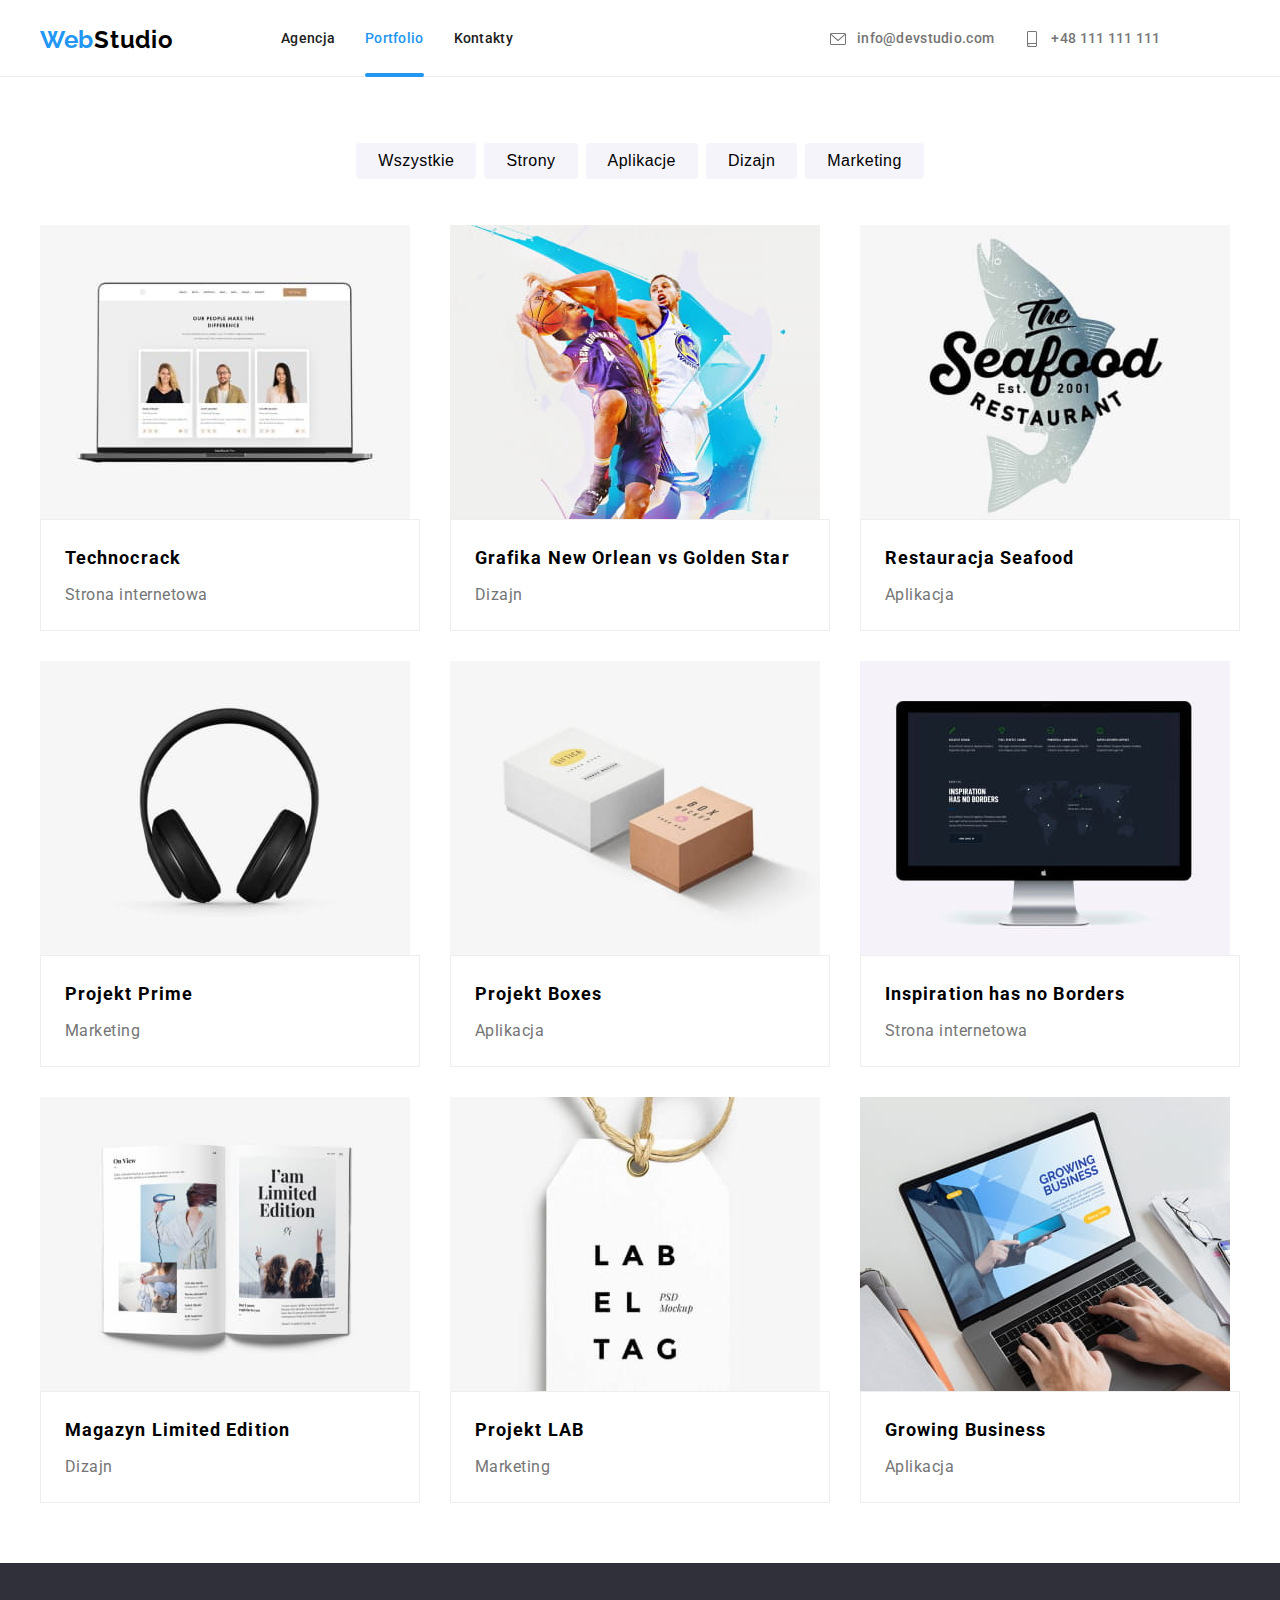
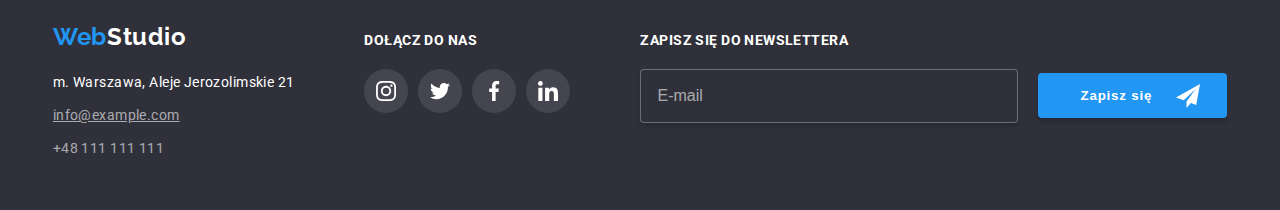
<file: portfolio.html>
<!DOCTYPE html>
<html lang="en">
  <head>
    <meta charset="UTF-8" />
    <meta http-equiv="X-UA-Compatible" content="IE=edge" />
    <meta name="viewport" content="width=device-width, initial-scale=1.0" />
    <link rel="preconnect" href="https://fonts.googleapis.com" />
    <link rel="preconnect" href="https://fonts.gstatic.com" crossorigin />
    <link
      href="https://fonts.googleapis.com/css2?family=Raleway:wght@700&family=Roboto:wght@400;500;700;900&display=swap"
      rel="stylesheet"
    />
    <link
      rel="stylesheet"
      href="https://cdnjs.cloudflare.com/ajax/libs/modern-normalize/1.1.0/modern-normalize.min.css"
      integrity="sha512-wpPYUAdjBVSE4KJnH1VR1HeZfpl1ub8YT/NKx4PuQ5NmX2tKuGu6U/JRp5y+Y8XG2tV+wKQpNHVUX03MfMFn9Q=="
      crossorigin="anonymous"
      referrerpolicy="no-referrer"
    />
    <link rel="stylesheet" href="./css/main.min.css" />
    <title>Portfolio</title>
  </head>
  <body>
    <!--header-->
    <header class="header">
      <div class="header__wrapper container">
        <div class="header__nav">
          <a class="logo logo__header" href="index.html"
            >Web<span class="logo__studio">Studio</span></a
          >
          <!--navigation-->
          <nav class="header__navigation">
            <ul class="header__navigation-menu">
              <li><a class="header__nav-link" href="#">Agencja</a></li>
              <li>
                <a
                  class="header__nav-link header__nav-link--active"
                  href="portfolio.html"
                  >Portfolio</a
                >
              </li>
              <li><a class="header__nav-link" href="#">Kontakty</a></li>
            </ul>
          </nav>
        </div>
        <div>
          <ul class="header__contacts">
            <li class="header__link-item">
              <a
                class="header__contacts-item header__contacts-item--header__contacts"
                href="mailto:info@devstudio.com"
              >
                <svg
                  class="header__contacts-icon header__contacts-email"
                  width="16"
                  height="12"
                >
                  <use href="./images/icons.svg#icon-envelope"></use>
                </svg>
                info@devstudio.com
              </a>
            </li>
            <li class="header__link-item">
              <a
                class="header__contacts-item header__contacts-number"
                href="tel:+48111111111"
              >
                <svg
                  class="header__contacts-icon header__contacts-phone"
                  width="10"
                  height="16"
                >
                  <use href="./images/icons.svg#icon-smartphone"></use>
                </svg>
                +48 111 111 111</a
              >
            </li>
          </ul>
        </div>
      </div>
    </header>
    <!--buttons-->
    <main>
      <section class="section">
        <div class="container buttons-main">
          <ul class="button__list">
            <li>
              <button class="button__item" type="button">Wszystkie</button>
            </li>
            <li><button class="button__item" type="button">Strony</button></li>
            <li>
              <button class="button__item" type="button">Aplikacje</button>
            </li>
            <li><button class="button__item" type="button">Dizajn</button></li>
            <li>
              <button class="button__item" type="button">Marketing</button>
            </li>
          </ul>
          <!--projects-->
          <div class="portfolio">
            <ul class="portfolio__projects">
              <li class="portfolio__projects-item">
                <figure class="portfolio__images">
                  <div class="portfolio__content">
                    <img
                      src="images/portfolio/technocrack.jpg"
                      alt="Web page"
                      width="370"
                      height="294"
                    />
                    <div class="portfolio__overlay">
                      <p class="portfolio__overlay-text">
                        Technocrack jest popularną platformą wykorzystywaną do
                        rozpowszechniania koronawirusa. Firmy wykorzystują tę
                        platformę do celów szpiegowskich i ataków na
                        niezabezpieczone serwery konkurencji
                      </p>
                    </div>
                  </div>
                  <figcaption class="portfolio__description">
                    <h3 class="portfolio__project-title">Technocrack</h3>
                    <span class="portfolio__project-element"
                      >Strona internetowa</span
                    >
                  </figcaption>
                </figure>
              </li>
              <li class="portfolio__projects-item">
                <figure class="portfolio__images">
                  <div class="portfolio__content">
                    <img
                      src="images/portfolio/basketball.jpg"
                      alt="basketball match graphics"
                      width="370"
                      height="294"
                    />
                    <div class="portfolio__overlay">
                      <p class="portfolio__overlay-text">
                        Lorem ipsum dolor sit amet consectetur adipisicing elit.
                        Ducimus temporibus in nisi odit distinctio repellendus,
                        enim quisquam deleniti et exercitationem commodi
                        pariatur. Nisi id neque veritatis inventore aperiam
                        maxime expedita.
                      </p>
                    </div>
                  </div>
                  <figcaption class="portfolio__description">
                    <h3 class="portfolio__project-title">
                      Grafika New Orlean vs Golden Star
                    </h3>
                    <span class="portfolio__project-element">Dizajn</span>
                  </figcaption>
                </figure>
              </li>
              <li class="portfolio__projects-item">
                <figure class="portfolio__images">
                  <div class="portfolio__content">
                    <img
                      src="images/portfolio/restaurant.jpg"
                      alt="logo seafood restaurant"
                      width="370"
                      height="294"
                    />
                    <div class="portfolio__overlay">
                      <p class="portfolio__overlay-text">
                        Lorem ipsum dolor sit amet, consectetur adipisicing
                        elit. Velit minus ut quod voluptatibus ratione nulla,
                        quis sint voluptate! Quas, voluptates quibusdam
                        repudiandae animi dolores voluptatibus itaque labore
                        quis placeat harum.
                      </p>
                    </div>
                  </div>
                  <figcaption class="portfolio__description">
                    <h3 class="portfolio__project-title">
                      Restauracja Seafood
                    </h3>
                    <span class="portfolio__project-element">Aplikacja</span>
                  </figcaption>
                </figure>
              </li>
              <li class="portfolio__projects-item">
                <figure class="portfolio__images">
                  <div class="portfolio__content">
                    <img
                      src="images/portfolio/headphones.jpg"
                      alt="headphones"
                      width="370"
                      height="294"
                    />
                    <div class="portfolio__overlay">
                      <p class="portfolio__overlay-text">
                        Lorem ipsum dolor sit amet consectetur, adipisicing
                        elit. Rem nobis in earum voluptatem a consectetur iste
                        inventore delectus minus nulla aut quidem voluptatum
                        expedita eligendi aspernatur autem iusto, cupiditate
                        quisquam.
                      </p>
                    </div>
                  </div>
                  <figcaption class="portfolio__description">
                    <h3 class="portfolio__project-title">Projekt Prime</h3>
                    <span class="portfolio__project-element">Marketing</span>
                  </figcaption>
                </figure>
              </li>
              <li class="portfolio__projects-item">
                <figure class="portfolio__images">
                  <div class="portfolio__content">
                    <img
                      src="images/portfolio/boxes.jpg"
                      alt="boxes"
                      width="370"
                      height="294"
                    />
                    <div class="portfolio__overlay">
                      <p class="portfolio__overlay-text">
                        Lorem ipsum dolor sit amet consectetur adipisicing elit.
                        Nesciunt veniam autem suscipit vero iure cupiditate
                        distinctio nulla ea debitis quaerat quam, aspernatur
                        dolores, quos inventore ullam accusantium. Obcaecati, et
                        inventore.
                      </p>
                    </div>
                  </div>
                  <figcaption class="portfolio__description">
                    <h3 class="portfolio__project-title">Projekt Boxes</h3>
                    <span class="portfolio__project-element">Aplikacja</span>
                  </figcaption>
                </figure>
              </li>
              <li class="portfolio__projects-item">
                <figure class="portfolio__images">
                  <div class="portfolio__content">
                    <img
                      src="images/portfolio/monitor.jpg"
                      alt="monitor"
                      width="370"
                      height="294"
                    />
                    <div class="portfolio__overlay">
                      <p class="portfolio__overlay-text">
                        Lorem, ipsum dolor sit amet consectetur adipisicing
                        elit. Libero cum sit praesentium asperiores error
                        doloribus quas delectus quidem illum omnis consequuntur
                        voluptatum dolore, dolores quasi autem eum eius. Ab,
                        pariatur.
                      </p>
                    </div>
                  </div>
                  <figcaption class="portfolio__description">
                    <h3 class="portfolio__project-title">
                      Inspiration has no Borders
                    </h3>
                    <span class="portfolio__project-element"
                      >Strona internetowa</span
                    >
                  </figcaption>
                </figure>
              </li>
              <li class="portfolio__projects-item">
                <figure class="portfolio__images">
                  <div class="portfolio__content">
                    <img
                      src="images/portfolio/magazine.jpg"
                      alt="Limited Edition magazine"
                      width="370"
                      height="294"
                    />
                    <div class="portfolio__overlay">
                      <p class="portfolio__overlay-text">
                        Lorem ipsum dolor sit amet consectetur adipisicing elit.
                        Similique ex provident ullam minus odio, ipsum
                        laudantium laborum natus necessitatibus, nobis sit quas
                        alias! Beatae alias adipisci distinctio soluta
                        doloremque eum.
                      </p>
                    </div>
                  </div>

                  <figcaption class="portfolio__description">
                    <h3 class="portfolio__project-title">
                      Magazyn Limited Edition
                    </h3>
                    <span class="portfolio__project-element">Dizajn</span>
                  </figcaption>
                </figure>
              </li>
              <li class="portfolio__projects-item">
                <figure class="portfolio__images">
                  <div class="portfolio__content">
                    <img
                      src="images/portfolio/label.jpg"
                      alt="project label tag"
                      width="370"
                      height="294"
                    />
                    <div class="portfolio__overlay">
                      <p class="portfolio__overlay-text">
                        Lorem ipsum dolor sit amet consectetur adipisicing elit.
                        Quo exercitationem voluptas, asperiores reprehenderit
                        quod repellat, iusto totam omnis nobis corrupti libero
                        tempora nesciunt laudantium delectus iste adipisci.
                        Nihil, nesciunt commodi!
                      </p>
                    </div>
                  </div>
                  <figcaption class="portfolio__description">
                    <h3 class="portfolio__project-title">Projekt LAB</h3>
                    <span class="portfolio__project-element">Marketing</span>
                  </figcaption>
                </figure>
              </li>
              <li class="portfolio__projects-item">
                <figure class="portfolio__images">
                  <div class="portfolio__content">
                    <img
                      src="images/portfolio/laptop.jpg"
                      alt="growing business app on laptop"
                      width="370"
                      height="294"
                    />
                    <div class="portfolio__overlay">
                      <p class="portfolio__overlay-text">
                        Lorem ipsum dolor sit amet consectetur, adipisicing
                        elit. Nostrum odit, sunt minus magnam id hic dicta nisi
                        facere dolor rem repellat veritatis porro quis
                        cupiditate saepe, aspernatur et officiis nam.
                      </p>
                    </div>
                  </div>
                  <figcaption class="portfolio__description">
                    <h3 class="portfolio__project-title">Growing Business</h3>
                    <span class="portfolio__project-element">Aplikacja</span>
                  </figcaption>
                </figure>
              </li>
            </ul>
          </div>
        </div>
      </section>
    </main>

    <!--footer-->
    <footer class="footer">
      <div class="footer__wrapper container">
        <div class="footer__items">
          <a class="logo footer__logo" href="index.html"
            >Web<span class="logo__studio logo__studio--white">Studio</span></a
          >
          <address>
            <ul class="footer__links">
              <li>
                <a
                  class="footer__link-item"
                  href="https://goo.gl/maps/8idBE2b1yMuSsfuq6"
                  target="_blank"
                  >m. Warszawa, Aleje Jerozolimskie 21</a
                >
              </li>
              <li>
                <a
                  class="footer__link-item footer__email"
                  href="mailto:info@example.com"
                  >info@example.com</a
                >
              </li>
              <li>
                <a
                  class="footer__link-item footer__contact"
                  href="tel:+48111111111"
                  >+48 111 111 111</a
                >
              </li>
            </ul>
          </address>
        </div>
      <div class="footer__social-media">
        <div class="footer__social-links">
          <p class="footer__social-header">Dołącz do nas</p>
          <ul class="footer__social-list">
            <li>
              <a href="#">
                <svg class="footer__social-icon" width="44px" height="44px">
                  <use
                    href="./images/icons.svg#icon-instagram"
                    width="20px"
                    height="20px"
                    x="12px"
                    y="12px"
                  ></use>
                </svg>
              </a>
            </li>
            <li>
              <a href="#">
                <svg class="footer__social-icon" width="44px" height="44px">
                  <use
                    href="./images/icons.svg#icon-twitter"
                    width="20px"
                    height="20px"
                    x="12px"
                    y="12px"
                  ></use>
                </svg>
              </a>
            </li>
            <li>
              <a href="#">
                <svg class="footer__social-icon" width="44px" height="44px">
                  <use
                    href="./images/icons.svg#icon-facebook"
                    width="20px"
                    height="20px"
                    x="12px"
                    y="12px"
                  ></use>
                </svg>
              </a>
            </li>
            <li>
              <a href="#">
                <svg class="footer__social-icon" width="44px" height="44px">
                  <use
                    href="./images/icons.svg#icon-linkedin"
                    width="20px"
                    height="20px"
                    x="12px"
                    y="12px"
                  ></use>
                </svg>
              </a>
            </li>
          </ul>
        </div>
      </div>
      <div class="newsletter">
        <p class="footer__social-header">Zapisz się do newslettera</p>
        <form class="newsletter__form">
          <input
            name="newsletter"
            type="text"
            id="newsletter"
            placeholder="E-mail"
            class="newsletter__email"
          />
          <button type="submit" class="button__newsletter">
            Zapisz się
            <svg class="newsletter__icon" width="24px" height="24px">
              <use href="./images/icons.svg#icon-icon-send"></use>
            </svg>
          </button>
        </form>
      </div>
    </footer>
  </body>
</html>
</file>
<file: css/main.min.css>
*{margin:0;border:0}body{font-family:"Roboto",sans-serif;color:var(--main-color)}h1,h2,h3,h4,p,ul,figure{padding:0}.container{max-width:480px;margin:0 auto;padding:0px 15px}@media(min-width: 768px){.container{max-width:768px}}@media(min-width: 1200px){.container{max-width:1200px}}.section{padding:60px 0}.newsletter__form,.portfolio__overlay,.button__modal-close,.button__newsletter,.footer__social-header,.footer__wrapper,.customers__list,.team__people-photos,.team__people,.features__title,.header .menu-toggle{display:-webkit-box;display:-ms-flexbox;display:flex;-webkit-box-pack:center;-ms-flex-pack:center;justify-content:center;-webkit-box-align:center;-ms-flex-align:center;align-items:center}.header{border-bottom:1px solid #ececec}.header__wrapper{display:block;padding-top:16px;padding-bottom:16px}.header__navigation-menu{display:none}.header__contacts{display:none}.header .menu-toggle{fill:#000;background:none;-ms-flex-wrap:wrap;flex-wrap:wrap;cursor:pointer;-webkit-transition:250ms cubic-bezier(0.4, 0, 0.2, 1);transition:250ms cubic-bezier(0.4, 0, 0.2, 1)}.header__icons{display:-webkit-box;display:-ms-flexbox;display:flex;-webkit-box-pack:justify;-ms-flex-pack:justify;justify-content:space-between}.header .menu-toggle:hover,.header .menu-toggle:focus{fill:#2196f3}@media(min-width: 768px){.header .header__contacts-item{color:#757575;-webkit-box-align:center;-ms-flex-align:center;align-items:center;-webkit-box-pack:center;-ms-flex-pack:center;justify-content:center;text-decoration:none;-webkit-transition:color 250ms cubic-bezier(0.4, 0, 0.2, 1);transition:color 250ms cubic-bezier(0.4, 0, 0.2, 1)}.header .header__contacts-item:hover,.header .header__contacts-item:focus{color:#2196f3}.header .menu-toggle{display:none}.header__navigation-menu{display:-webkit-box;display:-ms-flexbox;display:flex;gap:60px;position:relative;left:230px;top:25px;list-style-type:none;color:#212121;font-weight:500;font-size:14px;letter-spacing:.02em;line-height:1.14;max-width:280.8px}.header__contacts-icon{vertical-align:middle;fill:currentColor;margin-right:8px}.header__contacts-email{width:14px;height:14px}.header__contacts-phone{width:15px;height:15px}.header__contacts-number{margin-right:23px}.header__nav-link{text-decoration:none;display:-webkit-box;display:-ms-flexbox;display:flex;color:#212121}.header__nav-link:hover,.header__nav-link:focus{color:#2196f3}.header__nav-link--active{color:#2196f3;position:relative}.header__nav-link--active::after{content:"";display:block;border-radius:2px;width:100%;height:4px;background:#2196f3;position:absolute;top:44px}.header__contacts{display:-webkit-box;display:-ms-flexbox;display:flex;-webkit-box-align:end;-ms-flex-align:end;align-items:flex-end;-webkit-box-orient:vertical;-webkit-box-direction:normal;-ms-flex-direction:column;flex-direction:column;vertical-align:middle;gap:10px;list-style-type:none;font-weight:500;font-size:12px;letter-spacing:.02em;line-height:1.17}.header__link-item{right:10px}}@media(min-width: 1200px){.header__contacts-item{color:#757575;-webkit-box-align:center;-ms-flex-align:center;align-items:center;-webkit-box-pack:center;-ms-flex-pack:center;justify-content:center;text-decoration:none;-webkit-transition:color 250ms cubic-bezier(0.4, 0, 0.2, 1);transition:color 250ms cubic-bezier(0.4, 0, 0.2, 1)}.header__contacts-item:hover,.header__contacts-item:focus{color:#2196f3}.header__wrapper{padding-top:30px;padding-bottom:30px}.header__navigation-menu{display:-webkit-box;display:-ms-flexbox;display:flex;-webkit-box-pack:center;-ms-flex-pack:center;justify-content:center;-webkit-box-align:center;-ms-flex-align:center;align-items:center;gap:46px;position:relative;gap:30px;left:230px;top:0px;list-style-type:none;font-weight:500;font-size:14px;letter-spacing:.02em;line-height:1.15;max-width:254px}.header__nav-link{text-decoration:none;display:-webkit-box;display:-ms-flexbox;display:flex}.header__nav-link--active{color:#2196f3;position:relative}.header__nav-link--active::after{content:"";display:block;border-radius:2px;width:100%;height:4px;background:#2196f3;position:absolute;top:43px}.header__contacts{display:-webkit-box;display:-ms-flexbox;display:flex;-webkit-box-orient:horizontal;-webkit-box-direction:normal;-ms-flex-direction:row;flex-direction:row;gap:30px;position:absolute;-webkit-box-align:end;-ms-flex-align:end;align-items:flex-end;top:30px;left:66%;margin:auto;vertical-align:middle;list-style-type:none;font-weight:500;font-size:14px;letter-spacing:.02em;line-height:1.15}.header__contacts-icon{display:inline-block;width:16px;height:16px}.header__link-item{position:relative;right:15px}.header__contact-center{vertical-align:middle}}.logo{font-family:"Raleway",sans-serif;font-weight:700;font-size:24px;line-height:1.17;letter-spacing:.03em;color:#2196f3;text-decoration:none}.logo__studio{color:#000}.logo__studio--white{color:#fff}@media(min-width: 768px){.logo__header{position:absolute;top:35px}}@media(min-width: 1200px){.logo__header{position:absolute;top:26px}}.hero{display:-webkit-box;display:-ms-flexbox;display:flex;-webkit-box-align:center;-ms-flex-align:center;align-items:center;padding-top:118px;padding-bottom:118px}@media(min-device-pixel-ratio: 2),(-webkit-min-device-pixel-ratio: 2),(min-resolution: 192dpi),(min-resolution: 2dppx){.hero--image{background-image:-webkit-gradient(linear, left top, left bottom, from(rgba(47, 48, 58, 0.4)), to(rgba(47, 48, 58, 0.4))),url("../images/img-background@2x.jpg");background-image:linear-gradient(rgba(47, 48, 58, 0.4), rgba(47, 48, 58, 0.4)),url("../images/img-background@2x.jpg")}}@media(min-width: 1200px){.hero{padding:200px 200px}}.hero--image{background-image:-webkit-gradient(linear, left top, left bottom, from(rgba(47, 48, 58, 0.4)), to(rgba(47, 48, 58, 0.4))),url(../images/img-background.jpg);background-image:linear-gradient(rgba(47, 48, 58, 0.4), rgba(47, 48, 58, 0.4)),url(../images/img-background.jpg);background-size:cover;background-position:center;background-repeat:no-repeat;height:auto;max-width:1600px}.hero__title{margin:0 auto;max-width:365px;font-weight:900;font-size:26px;line-height:1.61;text-align:center;letter-spacing:.06em;text-transform:uppercase;color:#fff;margin-bottom:30px;display:-webkit-box;display:-ms-flexbox;display:flex;-webkit-box-pack:center;-ms-flex-pack:center;justify-content:center}@media(max-width: 394px){.hero__title{font-size:20px}}.hero__button{display:-webkit-box;display:-ms-flexbox;display:flex;-webkit-box-pack:center;-ms-flex-pack:center;justify-content:center;margin-left:auto;margin-right:auto}.hero__button-item{padding:10px 41px;font-weight:700;max-width:200px;font-size:16px;line-height:1.9;text-align:center;letter-spacing:.06em;background-color:#2196f3;border-radius:4px;height:auto;-webkit-box-shadow:0px 4px 4px rgba(0,0,0,.15);box-shadow:0px 4px 4px rgba(0,0,0,.15);color:#fff;cursor:pointer;border:none;-webkit-transition:background-color 250ms cubic-bezier(0.4, 0, 0.2, 1),color 250ms cubic-bezier(0.4, 0, 0.2, 1);transition:background-color 250ms cubic-bezier(0.4, 0, 0.2, 1),color 250ms cubic-bezier(0.4, 0, 0.2, 1);white-space:nowrap}.hero__button-item:hover,.hero__button-item:focus{background:#fff;color:#2196f3}@media(min-width: 1200px){.hero__title{max-width:696px;font-weight:900;font-size:44px;line-height:1.61;-webkit-box-align:center;-ms-flex-align:center;align-items:center;text-align:center;letter-spacing:.06em;text-transform:uppercase;color:#fff;display:-webkit-box;display:-ms-flexbox;display:flex;-webkit-box-pack:center;-ms-flex-pack:center;justify-content:center}}.features__title{font-weight:700;font-size:14px;line-height:1.14;letter-spacing:.03em;text-transform:uppercase;color:#212121;text-align:center;margin-bottom:10px}.features__text{font-weight:400;font-size:14px;line-height:1.71;letter-spacing:.03em;color:#757575;margin-bottom:30px;display:block}.features__list-item{display:-webkit-box;display:-ms-flexbox;display:flex;-webkit-box-orient:vertical;-webkit-box-direction:normal;-ms-flex-direction:column;flex-direction:column}.features__icon{display:-webkit-box;display:-ms-flexbox;display:flex;-webkit-box-pack:center;-ms-flex-pack:center;justify-content:center;background:#f5f4fa;margin-bottom:30px;padding-top:25px;padding-bottom:25px}@media(min-width: 768px){.features__list{display:-webkit-box;display:-ms-flexbox;display:flex;-ms-flex-wrap:wrap;flex-wrap:wrap;gap:30px}.features__list-item{-ms-flex-preferred-size:calc(100% - 30px)/2;flex-basis:calc(100% - 30px)/2;max-width:354px}.features__title{-webkit-box-pack:start;-ms-flex-pack:start;justify-content:flex-start}}@media(min-width: 1200px){.features__list-item{display:-webkit-box;display:-ms-flexbox;display:flex;-ms-flex-wrap:wrap;flex-wrap:wrap;-ms-flex-preferred-size:calc((100% - 90px)/4);flex-basis:calc((100% - 90px)/4);max-width:270px}.features__title{-webkit-box-pack:start;-ms-flex-pack:start;justify-content:flex-start;text-align:left}.features__list{display:-webkit-box;display:-ms-flexbox;display:flex;-webkit-box-align:center;-ms-flex-align:center;align-items:center;-webkit-box-pack:center;-ms-flex-pack:center;justify-content:center}}.about-us{display:none}@media(min-width: 1200px){.about-us{display:-webkit-box;display:-ms-flexbox;display:flex;text-align:center}.about-us__list{list-style-type:none;display:-webkit-box;display:-ms-flexbox;display:flex;gap:30px;padding-bottom:94px}.about-us__image{position:relative}.about-us__item{background:rgba(47,48,58,.8);width:100%;display:-webkit-box;display:-ms-flexbox;display:flex;-webkit-box-align:center;-ms-flex-align:center;align-items:center;-webkit-box-pack:center;-ms-flex-pack:center;justify-content:center;-webkit-box-shadow:0px 4px 4px rgba(0,0,0,.25);box-shadow:0px 4px 4px rgba(0,0,0,.25);position:absolute;padding-top:27px;padding-bottom:27px;top:224px;text-transform:uppercase;color:#fff;font-weight:700;font-size:14px;line-height:1.14;letter-spacing:.03em}}.section__title{font-weight:700;font-size:28px;line-height:1.18;text-align:center;letter-spacing:.03em;margin-bottom:30px;padding:0}@media(min-width: 1200px){.section__title{font-size:36px;line-height:1.17;margin-bottom:50px}}.team{background:#f5f4fa}.team__people{list-style-type:none;-ms-flex-wrap:wrap;flex-wrap:wrap;text-align:center;gap:30px;font-weight:500;font-size:16px;letter-spacing:.03em;line-height:1.19}.team__programmer-name{margin-bottom:10px;font-weight:500;font-size:16px;letter-spacing:.03em}.team__programmers{font-size:16px;line-height:1.19;letter-spacing:.03em;color:#757575}.team__people .team__photos{-webkit-box-shadow:0px 1px 3px rgba(0,0,0,.12),0px 1px 1px rgba(0,0,0,.14),0px 2px 1px rgba(0,0,0,.2);box-shadow:0px 1px 3px rgba(0,0,0,.12),0px 1px 1px rgba(0,0,0,.14),0px 2px 1px rgba(0,0,0,.2);border-radius:0px 0px 4px 4px}.team__icons{fill:#afb1b8;display:block}.team__icons:hover{fill:#fff;background-color:#2196f3;border-radius:50%}.team__links{-webkit-transition:background-color 250ms cubic-bezier(0.4, 0, 0.2, 1),color 250ms cubic-bezier(0.4, 0, 0.2, 1);transition:background-color 250ms cubic-bezier(0.4, 0, 0.2, 1),color 250ms cubic-bezier(0.4, 0, 0.2, 1)}.team__social-media{display:-webkit-box;display:-ms-flexbox;display:flex;gap:10px;-webkit-box-align:center;-ms-flex-align:center;align-items:center;-ms-flex-pack:distribute;justify-content:space-around;padding-top:16px;padding-left:122px;padding-right:122px;max-width:206px;margin-left:auto;margin-right:auto}.team__description{padding-top:30px;padding-bottom:30px;background:#fff}.team__people-photos{-webkit-box-shadow:0px 4px 4px rgba(0,0,0,.25);box-shadow:0px 4px 4px rgba(0,0,0,.25)}.team img{display:block;width:100%;height:auto}@media(min-width: 768px){.team .team__social-media{padding-left:74px;padding-right:74px}.team .team__people{padding-bottom:15px}.team .team__people-photos{display:-webkit-box;display:-ms-flexbox;display:flex;-ms-flex-preferred-size:calc(100% - 30px)/2;flex-basis:calc(100% - 30px)/2;-ms-flex-wrap:wrap;flex-wrap:wrap}}@media(min-width: 768px)and (min-width: 1200px){.team .team__social-media{padding-left:32px;padding-right:32px}.team .team__people{padding-bottom:94px}.team .team__people-photos{display:-webkit-box;display:-ms-flexbox;display:flex;-ms-flex-preferred-size:calc(100% - 30px)/4;flex-basis:calc(100% - 30px)/4;-ms-flex-wrap:wrap;flex-wrap:wrap}}.customers{padding-bottom:60px;padding-top:60px}.customers__list{-ms-flex-wrap:wrap;flex-wrap:wrap;list-style-type:none;gap:30px;fill:#afb1b8;cursor:pointer}.customers__item{-ms-flex-preferred-size:calc((100% - 30px)/2);flex-basis:calc((100% - 30px)/2);border:1px solid #afb1b8;max-width:210px;height:auto;padding-top:16px;padding-bottom:16px;display:-webkit-box;display:-ms-flexbox;display:flex;height:auto;-webkit-box-pack:center;-ms-flex-pack:center;justify-content:center;border-radius:4px;-webkit-transition:border 250ms cubic-bezier(0.4, 0, 0.2, 1),color 250ms cubic-bezier(0.4, 0, 0.2, 1);transition:border 250ms cubic-bezier(0.4, 0, 0.2, 1),color 250ms cubic-bezier(0.4, 0, 0.2, 1)}.customers__item:hover,.customers__item:focus{border:1px solid #2196f3;fill:#2196f3;border-radius:4px}@media(min-width: 768px){.customers__list>.customers__item{-ms-flex-preferred-size:calc((100% - 90px)/3);flex-basis:calc((100% - 90px)/3)}.customers__item{max-width:226px;min-height:92px}}@media(min-width: 1200px){.customers__list{padding-bottom:60px}.customers__item{padding:16px 32px}.customers__list>.customers__item{max-width:170px;-ms-flex-wrap:nowrap;flex-wrap:nowrap}}.footer{background-color:#2f303a;padding-top:60px;padding-bottom:40px}.footer__wrapper{-webkit-box-orient:vertical;-webkit-box-direction:normal;-ms-flex-direction:column;flex-direction:column;gap:60px}.footer__logo{display:-webkit-box;display:-ms-flexbox;display:flex;-webkit-box-pack:center;-ms-flex-pack:center;justify-content:center}.footer__links{list-style-type:none;margin-top:20px}.footer__link-item{text-decoration:none;color:#fff;font-size:14px;line-height:1.71;letter-spacing:.03em;font-style:normal;display:-webkit-box;display:-ms-flexbox;display:flex;-webkit-box-pack:center;-ms-flex-pack:center;justify-content:center;margin-bottom:9px;-webkit-transition:color 250ms cubic-bezier(0.4, 0, 0.2, 1);transition:color 250ms cubic-bezier(0.4, 0, 0.2, 1)}.footer__link-item:hover,.footer__link-item:focus{color:#2196f3}.footer__email{color:rgba(255,255,255,.6);text-decoration:underline;cursor:pointer}.footer__contact{color:rgba(255,255,255,.6)}.footer__social-header{color:#fff;font-size:14px;font-weight:700;text-transform:uppercase;line-height:1.17;letter-spacing:.03em}.footer__social-list{display:-webkit-box;display:-ms-flexbox;display:flex;list-style-type:none;gap:10px;margin-top:20px;-webkit-box-pack:center;-ms-flex-pack:center;justify-content:center}.footer__social-icon{border-radius:50%;background-color:rgba(255,255,255,.1);fill:#fff}.footer__social-icon:hover{background-color:#2196f3}@media(min-width: 768px){.footer{display:-webkit-box;display:-ms-flexbox;display:flex;-ms-flex-wrap:wrap;flex-wrap:wrap}.footer__wrapper{-webkit-box-orient:horizontal;-webkit-box-direction:normal;-ms-flex-direction:row;flex-direction:row;-ms-flex-wrap:wrap;flex-wrap:wrap;gap:60px;-webkit-box-align:baseline;-ms-flex-align:baseline;align-items:baseline}.footer__wrapper{-webkit-column-gap:180px;-moz-column-gap:180px;column-gap:180px}.footer__social-media{-webkit-box-align:center;-ms-flex-align:center;align-items:center;-webkit-box-pack:center;-ms-flex-pack:center;justify-content:center;position:relative}}@media(min-width: 1200px){.footer{display:-webkit-box;display:-ms-flexbox;display:flex;-ms-flex-wrap:wrap;flex-wrap:wrap}.footer__social-header{-webkit-box-pack:start;-ms-flex-pack:start;justify-content:flex-start}.footer__logo{-webkit-box-pack:start;-ms-flex-pack:start;justify-content:flex-start}.footer__wrapper{-webkit-box-orient:horizontal;-webkit-box-direction:normal;-ms-flex-direction:row;flex-direction:row;-ms-flex-wrap:wrap;flex-wrap:wrap;gap:70px}.footer__link-item{-webkit-box-pack:start;-ms-flex-pack:start;justify-content:flex-start}}.button__list{list-style-type:none;display:-webkit-box;display:-ms-flexbox;display:flex;-webkit-box-pack:center;-ms-flex-pack:center;justify-content:center;margin-bottom:40px;padding:6px 22px;gap:8px}.button__list .button__item{background:#f5f4fa;border-radius:4px;border-style:none;font-weight:500;font-size:16px;line-height:1.5;text-align:center;letter-spacing:.03em;padding:6px 22px;cursor:pointer}.button__list .button__item:hover,.button__list .button__item:focus{color:#fff;background-color:#2196f3;-webkit-box-shadow:0px 3px 1px rgba(0,0,0,.1),0px 1px 2px rgba(0,0,0,.08),0px 2px 2px rgba(0,0,0,.12);box-shadow:0px 3px 1px rgba(0,0,0,.1),0px 1px 2px rgba(0,0,0,.08),0px 2px 2px rgba(0,0,0,.12)}.button__newsletter{background:#2196f3;padding:10px 27px 10px 42px;max-height:50px;gap:24px;color:#fff;font-weight:700;letter-spacing:.06em;line-height:1.88;-webkit-box-shadow:0px 4px 4px rgba(0,0,0,.15);box-shadow:0px 4px 4px rgba(0,0,0,.15);border-radius:4px;cursor:pointer;-webkit-transition:250ms cubic-bezier(0.4, 0, 0.2, 1);transition:250ms cubic-bezier(0.4, 0, 0.2, 1)}.button__modal-close{max-width:30px;max-height:30px;padding:6px;color:#000;position:absolute;top:8px;right:8px;border:1px solid rgba(0,0,0,.1);border-radius:50%;cursor:pointer;background:#fff}.button__modal-close:hover{fill:#2196f3}.button__checkbox{background:#2196f3;-webkit-box-shadow:0px 4px 4px rgba(0,0,0,.15);box-shadow:0px 4px 4px rgba(0,0,0,.15);max-width:200px;padding:10px 76px;margin-left:auto;margin-right:auto;border-radius:4px;font-weight:700;font-size:16px;line-height:1.88;letter-spacing:.06em;color:#fff;cursor:pointer;-webkit-transition:250ms cubic-bezier(0.4, 0, 0.2, 1);transition:250ms cubic-bezier(0.4, 0, 0.2, 1)}.portfolio__content{position:relative;overflow:hidden;width:370px;height:294px}.portfolio__content:hover .portfolio__overlay{-webkit-transform:translateX(0);transform:translateX(0)}.portfolio__projects .portfolio__project-title{font-size:18px;line-height:2;letter-spacing:.06em;margin-bottom:4px}.portfolio__projects .portfolio__project-element{font-size:16px;line-height:1.88;letter-spacing:.03em;color:#757575}.portfolio__projects-item .portfolio__images img{display:block}.portfolio__projects-item .portfolio__description{padding:20px 24px;border:1px solid #eee}.portfolio__overlay{position:absolute;top:0;left:0;width:100%;height:100%;background-color:rgba(33,150,243,.9);-webkit-transform:translatey(101%);transform:translatey(101%);-webkit-transition:-webkit-transform 250ms cubic-bezier(0.4, 0, 0.2, 1);transition:-webkit-transform 250ms cubic-bezier(0.4, 0, 0.2, 1);transition:transform 250ms cubic-bezier(0.4, 0, 0.2, 1);transition:transform 250ms cubic-bezier(0.4, 0, 0.2, 1), -webkit-transform 250ms cubic-bezier(0.4, 0, 0.2, 1)}.portfolio__overlay>.portfolio__overlay-text{color:#fff;padding:49px 45px 49px 24px;margin:0;font-size:18px;line-height:1.55;letter-spacing:.03em}.portfolio__projects{list-style-type:none;display:-webkit-box;display:-ms-flexbox;display:flex;-ms-flex-wrap:wrap;flex-wrap:wrap;border-radius:4px;gap:30px}.portfolio__projects-item{-ms-flex-preferred-size:calc((100% - 60px)/3);flex-basis:calc((100% - 60px)/3)}.portfolio__projects-item:hover .portfolio__overlay,.portfolio__projects-item:focus .portfolio__overlay{-webkit-transform:translateY(0);transform:translateY(0)}.portfolio__images:hover,.portfolio__images:focus{-webkit-box-shadow:0px 1px 1px rgba(0,0,0,.12),0px 4px 4px rgba(0,0,0,.06),1px 4px 6px rgba(0,0,0,.16);box-shadow:0px 1px 1px rgba(0,0,0,.12),0px 4px 4px rgba(0,0,0,.06),1px 4px 6px rgba(0,0,0,.16);cursor:pointer}.newsletter{display:-webkit-box;display:-ms-flexbox;display:flex;-webkit-box-orient:vertical;-webkit-box-direction:normal;-ms-flex-direction:column;flex-direction:column}.newsletter__email{width:calc(100vw - 30px);max-width:450px;min-height:50px;padding-left:16px;font-size:16px;line-height:1.25;border-radius:4px;border:1px solid rgba(255,255,255,.3);-webkit-box-shadow:0px 4px 4px rgba(0,0,0,.15);box-shadow:0px 4px 4px rgba(0,0,0,.15);background:#2f303a;outline:none;color:rgba(255,255,255,.6)}.newsletter__email::-webkit-input-placeholder{color:rgba(255,255,255,.6)}.newsletter__email::-moz-placeholder{color:rgba(255,255,255,.6)}.newsletter__email:-ms-input-placeholder{color:rgba(255,255,255,.6)}.newsletter__email::-ms-input-placeholder{color:rgba(255,255,255,.6)}.newsletter__email::placeholder{color:rgba(255,255,255,.6)}.newsletter__icon{fill:#fff}.newsletter__form{-webkit-box-orient:vertical;-webkit-box-direction:normal;-ms-flex-direction:column;flex-direction:column;margin-top:20px;gap:20px}@media(min-width: 768px){.newsletter{display:-webkit-box;display:-ms-flexbox;display:flex}}@media(min-width: 1200px){.newsletter{display:-webkit-box;display:-ms-flexbox;display:flex}.newsletter__email{width:calc(100vw - 30px);max-width:358px}.newsletter__form{-webkit-box-orient:horizontal;-webkit-box-direction:normal;-ms-flex-direction:row;flex-direction:row}}.modal{position:fixed;top:50%;left:50%;width:calc(100vw - 30px);max-width:450px;background:#fff;-webkit-box-shadow:0px 1px 3px rgba(0,0,0,.12),0px 1px 1px rgba(0,0,0,.14),0px 2px 1px rgba(0,0,0,.2);box-shadow:0px 1px 3px rgba(0,0,0,.12),0px 1px 1px rgba(0,0,0,.14),0px 2px 1px rgba(0,0,0,.2);border-radius:4px;z-index:1;-webkit-transition-duration:1s;transition-duration:1s;-webkit-transform:translate(-50%, -50%) scale(1) skew(0deg, 0deg);transform:translate(-50%, -50%) scale(1) skew(0deg, 0deg);opacity:1;visibility:visible}.is-hidden{pointer-events:none;visibility:hidden;opacity:0;-webkit-transform:scale(0);transform:scale(0)}.backdrop{position:fixed;background:rgba(0,0,0,.2);left:0;top:0;right:0;bottom:0;z-index:1;-webkit-transform:scale(1);transform:scale(1);-webkit-transition-property:visibility,opacity,-webkit-transform;transition-property:visibility,opacity,-webkit-transform;transition-property:visibility,opacity,transform;transition-property:visibility,opacity,transform,-webkit-transform;-webkit-transition-duration:250ms;transition-duration:250ms;-webkit-transition-timing-function:cubic-bezier(0.4, 0, 0.2, 1);transition-timing-function:cubic-bezier(0.4, 0, 0.2, 1)}@media(min-width: 768px){.modal{max-width:450px}}@media(min-width: 1200px){.modal{max-width:528px}}.form{display:-webkit-box;display:-ms-flexbox;display:flex;-webkit-box-orient:vertical;-webkit-box-direction:normal;-ms-flex-direction:column;flex-direction:column;padding:40px}.form__title{text-align:center;font-weight:700;font-size:20px;margin-bottom:12px;line-height:1.5;letter-spacing:.03em}.form__box{position:relative;-webkit-transition:250ms cubic-bezier(0.4, 0, 0.2, 1);transition:250ms cubic-bezier(0.4, 0, 0.2, 1)}.form__box:focus-within{fill:#2196f3}.form__label{position:relative;color:#757575;letter-spacing:.01em;font-size:12px;line-height:1.17}.form__input-label{display:-webkit-box;display:-ms-flexbox;display:flex;outline:none;width:100%;height:auto;border:1px solid rgba(33,33,33,.2);border-radius:4px;margin-bottom:10px;margin-top:4px;padding:12px 12px 12px 42px;cursor:pointer}.form__icons{position:absolute;top:62px;left:10px;-webkit-transform:translateY(-155%);transform:translateY(-155%)}.form__email-icon{position:absolute;top:44px}.form__comments{color:#757575;font-size:12px;line-height:1.17;margin-bottom:4px}.form__adnotation{position:scroll;border:1px solid rgba(33,33,33,.2);border-radius:4px;outline:none;padding:12px 16px;height:120px;font-size:12px;line-height:1.17;letter-spacing:.01em;margin-bottom:20px;resize:none}.form__adnotation::-webkit-input-placeholder{color:rgba(117,117,117,.5)}.form__adnotation::-moz-placeholder{color:rgba(117,117,117,.5)}.form__adnotation:-ms-input-placeholder{color:rgba(117,117,117,.5)}.form__adnotation::-ms-input-placeholder{color:rgba(117,117,117,.5)}.form__adnotation::placeholder{color:rgba(117,117,117,.5)}.form__adnotation:focus{border:1px solid #2196f3}.form__box .form__input-label:focus{border:1px solid #2196f3}.form__checkbox{display:-webkit-box;display:-ms-flexbox;display:flex;gap:8px}.form__checkbox-input{opacity:0;cursor:pointer}.form__checkbox-input:checked+.form__checkbox-item{background:#2196f3;outline:none;border:none}.form__checkbox-item{-webkit-transition:250ms cubic-bezier(0.4, 0, 0.2, 1);transition:250ms cubic-bezier(0.4, 0, 0.2, 1);border:1px solid #212121;border-radius:2px;width:16px;height:15px;display:-webkit-box;display:-ms-flexbox;display:flex;margin-left:-20px}.form__checkbox-icon{fill:#fff}.form__checkbox-text{margin-bottom:30px;font-size:12px;font-weight:400;line-height:1.17;letter-spacing:.03em;color:#757575;letter-spacing:.03em;display:inline-block}.form__agreement-link{color:#2196f3}@media(min-width: 1200px){.form__checkbox-text{font-weight:400;font-size:14px;line-height:1.71}.form__checkbox-item{margin-top:4px}}.menu-container{position:fixed;top:0;left:0;width:100vw;height:100vh;background-color:#fff;padding:48px 40px;-webkit-transform:translateX(100%);transform:translateX(100%);-webkit-transition:-webkit-transform 250ms cubic-bezier(0.4, 0, 0.2, 1);transition:-webkit-transform 250ms cubic-bezier(0.4, 0, 0.2, 1);transition:transform 250ms cubic-bezier(0.4, 0, 0.2, 1);transition:transform 250ms cubic-bezier(0.4, 0, 0.2, 1), -webkit-transform 250ms cubic-bezier(0.4, 0, 0.2, 1);display:-webkit-box;display:-ms-flexbox;display:flex;-webkit-box-pack:justify;-ms-flex-pack:justify;justify-content:space-between;-webkit-box-align:start;-ms-flex-align:start;align-items:flex-start;-webkit-box-orient:horizontal;-webkit-box-direction:reverse;-ms-flex-direction:row-reverse;flex-direction:row-reverse}.is-open{-webkit-transform:translateX(0);transform:translateX(0)}.js-close-menu{margin-right:-14.67px;padding:0;margin-top:-27px;background:rgba(0,0,0,0);cursor:pointer}.js-close-menu:hover,.js-close-menu:focus{fill:#2196f3}.mobile-menu{height:100%;display:-webkit-box;display:-ms-flexbox;display:flex;-webkit-box-orient:vertical;-webkit-box-direction:normal;-ms-flex-direction:column;flex-direction:column;-webkit-box-pack:justify;-ms-flex-pack:justify;justify-content:space-between}.mobile-menu__list{list-style-type:none;font-size:40px;line-height:1.18;letter-spacing:.02em;font-weight:500;display:-webkit-box;display:-ms-flexbox;display:flex;-webkit-box-orient:vertical;-webkit-box-direction:normal;-ms-flex-direction:column;flex-direction:column}.mobile-menu__list--gap{gap:32px}.mobile-menu__social-list{list-style-type:none;font-size:18px;line-height:1.22;letter-spacing:.02em;font-weight:500;display:-webkit-box;display:-ms-flexbox;display:flex;-webkit-box-pack:center;-ms-flex-pack:center;justify-content:center;-webkit-box-align:center;-ms-flex-align:center;align-items:center;-ms-flex-wrap:wrap;flex-wrap:wrap;-webkit-box-pack:left;-ms-flex-pack:left;justify-content:left;margin-top:64px}.mobile-menu__social-link{color:#2196f3;display:inline-block;border-right:1px solid rgba(33,33,33,.2);padding-right:10px;margin-right:10px;-webkit-box-orient:horizontal;-webkit-box-direction:normal;-ms-flex-direction:row;flex-direction:row}.mobile-menu__social-link--not-bordered{border:none}.mobile-menu__phone{font-size:34px;line-height:1.18;letter-spacing:.02em;color:#2196f3;display:block;margin-bottom:32px}.mobile-menu #mobile-menu__mail{color:#757575;font-size:24px;line-height:1.17;letter-spacing:.02em}.mobile-menu #mobile-menu__mail:hover,.mobile-menu #mobile-menu__mail:focus{color:#2196f3}.mobile-menu .link__mobile{text-decoration:none}.mobile-menu .link__mobile--active{color:#212121;-webkit-transition:color 250ms cubic-bezier(0.4, 0, 0.2, 1);transition:color 250ms cubic-bezier(0.4, 0, 0.2, 1)}.mobile-menu .link__mobile--active:hover,.mobile-menu .link__mobile--active:focus{color:#2196f3}/*# sourceMappingURL=main.min.css.map */
</file>
